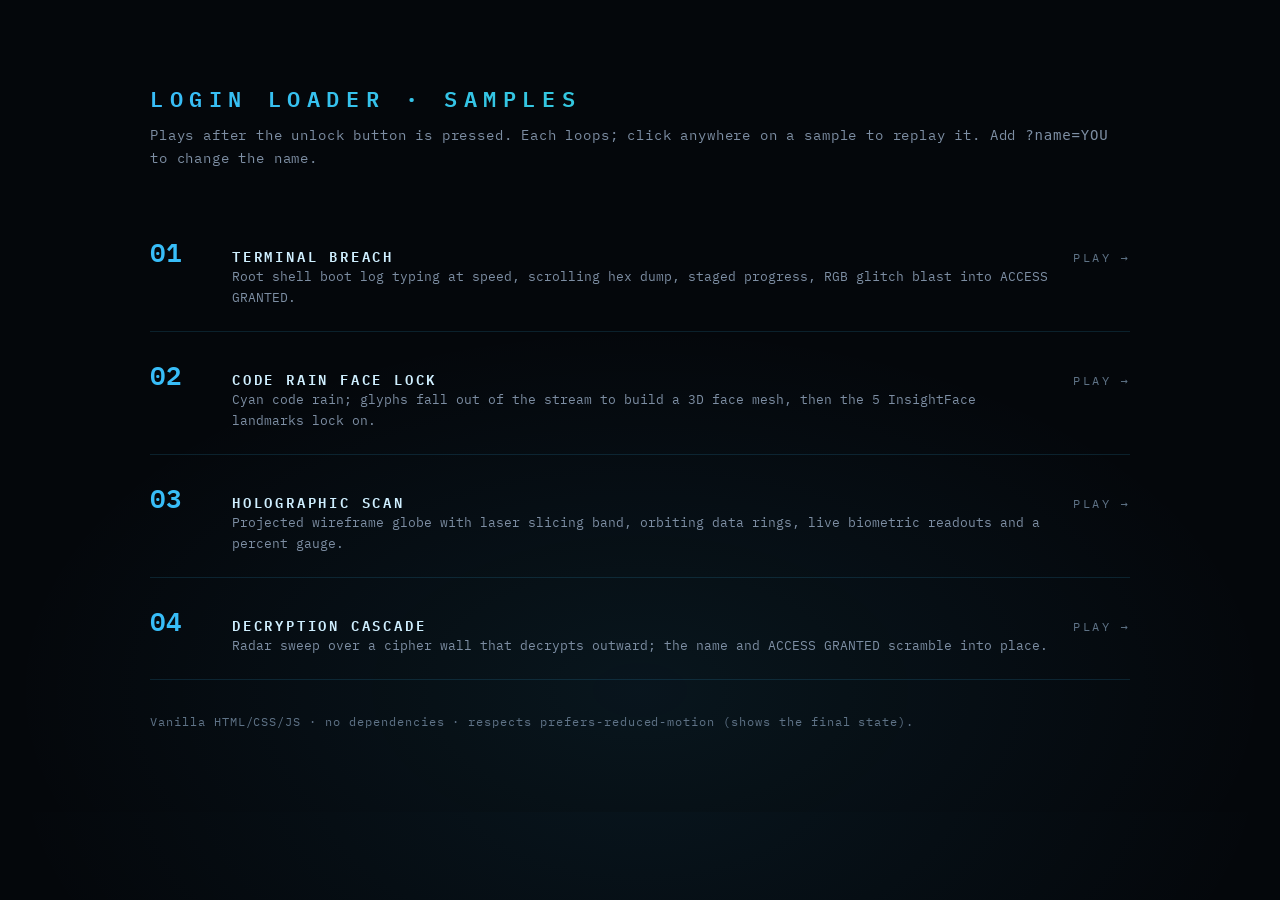
<file: app/static/loaders/index.html>
<!doctype html>
<html lang="en">
<head>
<meta charset="utf-8">
<meta name="viewport" content="width=device-width, initial-scale=1">
<title>FaceID · Login loader samples</title>
<style>
@font-face { font-family: "Plex Mono"; src: url("../fonts/plexmono-400.woff2") format("woff2"); font-weight: 400; }
@font-face { font-family: "Plex Mono"; src: url("../fonts/plexmono-600.woff2") format("woff2"); font-weight: 600; }
html, body { margin: 0; min-height: 100%; background: radial-gradient(900px 520px at 50% 85%, rgba(56,189,248,.08), transparent 70%), #04070b; color: #cfefff;
  font: 14px/1.6 "Plex Mono", ui-monospace, Consolas, monospace; }
main { max-width: 980px; margin: 0 auto; padding: 9vh 24px; }
h1 { margin: 0; font-weight: 600; font-size: 22px; letter-spacing: .3em; background: linear-gradient(90deg, #38bdf8, #2dd4bf); -webkit-background-clip: text; background-clip: text; color: transparent; }
p.lead { color: #7d8ea3; margin: 8px 0 40px; letter-spacing: .06em; }
a.item { display: grid; grid-template-columns: 64px 1fr auto; gap: 18px; align-items: baseline; padding: 22px 0; color: inherit; text-decoration: none;
  border-bottom: 1px solid rgba(56,189,248,.14); transition: padding .2s, color .2s; }
a.item:hover { padding-left: 10px; color: #fff; }
a.item:hover .go { color: #2dd4bf; text-shadow: 0 0 12px rgba(45,212,191,.7); }
.num { color: #38bdf8; font-size: 26px; font-weight: 600; }
.t { font-weight: 600; letter-spacing: .2em; }
.d { color: #7d8ea3; font-size: 13px; }
.go { color: #5f7387; letter-spacing: .2em; font-size: 12px; }
footer { margin-top: 32px; color: #5f7387; font-size: 12px; letter-spacing: .08em; }
@media (prefers-reduced-motion: reduce) { a.item { transition: none; } }
</style>
</head>
<body>
<main>
  <h1>LOGIN LOADER · SAMPLES</h1>
  <p class="lead">Plays after the unlock button is pressed. Each loops; click anywhere on a sample to replay it. Add <code>?name=YOU</code> to change the name.</p>
  <a class="item" href="loader-1.html"><span class="num">01</span><span><div class="t">TERMINAL BREACH</div><div class="d">Root shell boot log typing at speed, scrolling hex dump, staged progress, RGB glitch blast into ACCESS GRANTED.</div></span><span class="go">PLAY &rarr;</span></a>
  <a class="item" href="loader-2.html"><span class="num">02</span><span><div class="t">CODE RAIN FACE LOCK</div><div class="d">Cyan code rain; glyphs fall out of the stream to build a 3D face mesh, then the 5 InsightFace landmarks lock on.</div></span><span class="go">PLAY &rarr;</span></a>
  <a class="item" href="loader-3.html"><span class="num">03</span><span><div class="t">HOLOGRAPHIC SCAN</div><div class="d">Projected wireframe globe with laser slicing band, orbiting data rings, live biometric readouts and a percent gauge.</div></span><span class="go">PLAY &rarr;</span></a>
  <a class="item" href="loader-4.html"><span class="num">04</span><span><div class="t">DECRYPTION CASCADE</div><div class="d">Radar sweep over a cipher wall that decrypts outward; the name and ACCESS GRANTED scramble into place.</div></span><span class="go">PLAY &rarr;</span></a>
  <footer>Vanilla HTML/CSS/JS · no dependencies · respects prefers-reduced-motion (shows the final state).</footer>
</main>
</body>
</html>
</file>
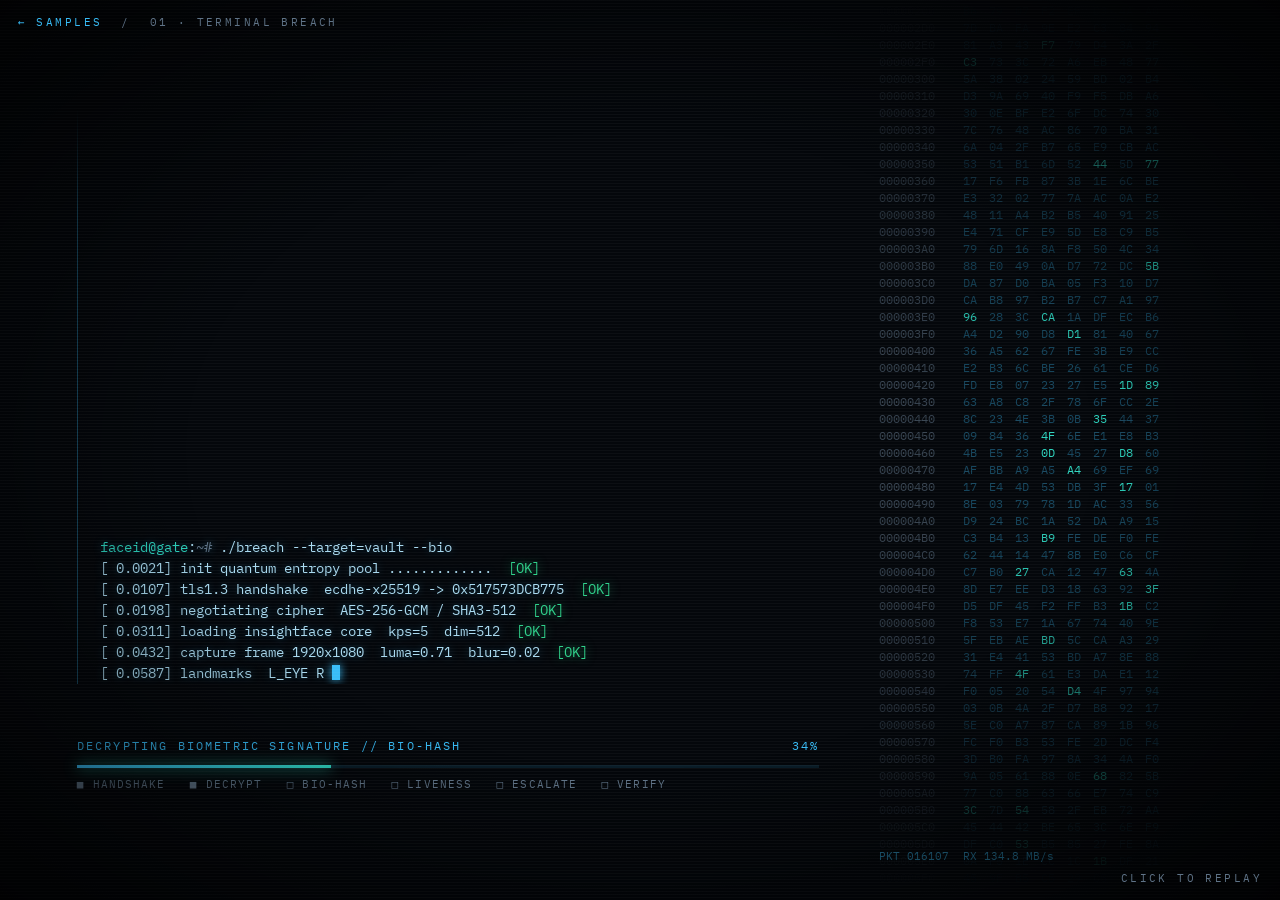
<file: app/static/loaders/loader-1.html>
<!doctype html>
<html lang="en">
<head>
<meta charset="utf-8">
<meta name="viewport" content="width=device-width, initial-scale=1">
<title>Loader 1 · Terminal Breach</title>
<style>
@font-face { font-family: "Plex Mono"; src: url("../fonts/plexmono-400.woff2") format("woff2"); font-weight: 400; }
@font-face { font-family: "Plex Mono"; src: url("../fonts/plexmono-600.woff2") format("woff2"); font-weight: 600; }
:root { --c1:#38bdf8; --c2:#2dd4bf; --ok:#2fd18b; --bad:#ff5d6c; --muted:#5f7387; --bg:#04070b; }
* { box-sizing: border-box; }
html, body { margin: 0; height: 100%; background: var(--bg); color: #cfefff; overflow: hidden;
  font: 14px/1.5 "Plex Mono", ui-monospace, Consolas, monospace; cursor: pointer; user-select: none; }
canvas { position: fixed; inset: 0; width: 100%; height: 100%; display: block; }
#stage { position: fixed; inset: 0; will-change: transform, filter; }
#term { position: absolute; left: 6vw; top: 12vh; width: min(58vw, 820px); height: 64vh; overflow: hidden;
  border-left: 1px solid rgba(56,189,248,.35); padding-left: 22px;
  -webkit-mask-image: linear-gradient(to bottom, transparent 0, #000 18%, #000 100%);
          mask-image: linear-gradient(to bottom, transparent 0, #000 18%, #000 100%); }
#term .inner { position: absolute; left: 22px; right: 0; bottom: 0; }
.ln { white-space: pre; color: #a9d9ef; text-shadow: 0 0 8px rgba(56,189,248,.35); }
.ln .p { color: var(--c2); } .ln .dim { color: var(--muted); }
.ln .ok { color: var(--ok); text-shadow: 0 0 10px rgba(47,209,139,.6); }
.ln .warn { color: #ffb547; }
.cur { display: inline-block; width: .6em; height: 1.05em; vertical-align: -2px; background: var(--c1); box-shadow: 0 0 10px var(--c1); }
#prog { position: absolute; left: 6vw; bottom: 12vh; width: min(58vw, 820px); }
#prog .lbl { display: flex; justify-content: space-between; font-size: 12px; letter-spacing: .18em; color: var(--c1); }
#prog .bar { margin-top: 10px; height: 3px; background: rgba(56,189,248,.12); position: relative; overflow: visible; }
#prog .fill { position: absolute; inset: 0 auto 0 0; background: linear-gradient(90deg, var(--c1), var(--c2)); box-shadow: 0 0 14px var(--c2); }
#prog .seg { margin-top: 8px; font-size: 11px; color: var(--muted); letter-spacing: .1em; white-space: pre; }
#granted { position: fixed; inset: 0; display: grid; place-items: center; pointer-events: none; opacity: 0; }
#granted .wrap { text-align: center; }
#granted h1 { margin: 0; font-weight: 600; font-size: clamp(42px, 7vw, 108px); letter-spacing: .14em; color: var(--ok);
  text-shadow: 0 0 18px rgba(47,209,139,.7), 0 0 60px rgba(47,209,139,.35); }
#granted p { margin: 14px 0 0; color: #bff5dc; letter-spacing: .32em; font-size: 13px; }
#flash { position: fixed; inset: 0; background: #e8fbff; opacity: 0; pointer-events: none; mix-blend-mode: screen; }
.scan { position: fixed; inset: 0; pointer-events: none;
  background: repeating-linear-gradient(to bottom, rgba(255,255,255,.035) 0 1px, transparent 1px 3px); }
.vig { position: fixed; inset: 0; pointer-events: none; background: radial-gradient(ellipse at center, transparent 50%, rgba(0,0,0,.75)); }
.tag { position: fixed; left: 18px; top: 14px; font-size: 11px; letter-spacing: .22em; color: var(--muted); z-index: 5; }
.tag a { color: var(--c1); text-decoration: none; }
.hint { position: fixed; right: 18px; bottom: 14px; font-size: 11px; letter-spacing: .22em; color: var(--muted); z-index: 5; }
</style>
</head>
<body>
<canvas id="hex"></canvas>
<div id="stage">
  <div id="term"><div class="inner" id="lines"></div></div>
  <div id="prog">
    <div class="lbl"><span id="plbl">DECRYPTING BIOMETRIC SIGNATURE</span><span id="pct">0%</span></div>
    <div class="bar"><div class="fill" id="fill"></div></div>
    <div class="seg" id="seg"></div>
  </div>
</div>
<canvas id="glitch"></canvas>
<div id="granted"><div class="wrap"><h1 id="gh">ACCESS GRANTED</h1><p id="gp"></p></div></div>
<div id="flash"></div>
<div class="scan"></div><div class="vig"></div>
<div class="tag"><a href="index.html">&larr; SAMPLES</a> &nbsp;/&nbsp; 01 · TERMINAL BREACH</div>
<div class="hint">CLICK TO REPLAY</div>
<script>
(() => {
  const Q = new URLSearchParams(location.search);
  const FT = Q.has('t') ? parseFloat(Q.get('t')) : null;
  const NAME = (Q.get('name') || 'ALTAIR').toUpperCase();
  const RM = matchMedia('(prefers-reduced-motion: reduce)').matches;
  const GRANT = 3.55, CYCLE = 7;
  let t0 = performance.now();
  addEventListener('click', e => { if (!e.target.closest('a')) t0 = performance.now(); });
  const clock = () => FT != null ? FT : RM ? GRANT + 1.5 : ((performance.now() - t0) / 1000) % CYCLE;
  const hash = (a, b = 0) => { const x = Math.sin(a * 127.1 + b * 311.7) * 43758.5453; return x - Math.floor(x); };
  const clamp = (v, a = 0, b = 1) => Math.min(b, Math.max(a, v));
  const HEX = '0123456789ABCDEF';
  const hx = (n, s) => { let o = ''; for (let i = 0; i < n; i++) o += HEX[Math.floor(hash(s, i) * 16)]; return o; };

  // [start time, text, status]
  const L = [
    [0.00, '<span class="p">faceid@gate</span>:<span class="dim">~#</span> ./breach --target=vault --bio', ''],
    [0.18, '[ 0.0021] init quantum entropy pool .............', 'OK'],
    [0.34, '[ 0.0107] tls1.3 handshake  ecdhe-x25519 -> 0x' + hx(12, 1), 'OK'],
    [0.52, '[ 0.0198] negotiating cipher  AES-256-GCM / SHA3-512', 'OK'],
    [0.70, '[ 0.0311] loading insightface core  kps=5  dim=512', 'OK'],
    [0.86, '[ 0.0432] capture frame 1920x1080  luma=0.71  blur=0.02', 'OK'],
    [1.02, '[ 0.0587] landmarks  L_EYE R_EYE NOSE M_L M_R', 'LOCKED'],
    [1.20, '[ 0.0712] embedding -> 0x' + hx(32, 2), ''],
    [1.38, '[ 0.0891] bio-hash sha3  ' + hx(24, 3) + '…', 'MATCH'],
    [1.56, '[ 0.1022] cross-check vault index  shards 64/64', 'OK'],
    [1.74, '[ 0.1180] liveness  depth=0.94  blink=1  spoof=0.003', 'PASS'],
    [1.92, '[ 0.1312] decrypt session key  ████████████████', 'OK'],
    [2.10, '[ 0.1475] firewall  ICE layer 3 bypass ...........', 'WARN'],
    [2.26, '[ 0.1520] rerouting via node 0x' + hx(6, 4) + ' ............', 'OK'],
    [2.44, '[ 0.1688] cosine similarity  0.9873  (thr 0.42)', 'MATCH'],
    [2.62, '[ 0.1801] privilege escalation  uid=0(root)', 'OK'],
    [2.80, '[ 0.1955] signing token  jwt.hs512.' + hx(10, 5), 'OK'],
    [2.98, '[ 0.2104] identity resolved  ->  ' + NAME, 'VERIFIED'],
    [3.16, '[ 0.2230] opening gate ...', ''],
  ];
  const CPS = 170;
  const linesEl = document.getElementById('lines');
  const tagCls = s => s === 'WARN' ? 'warn' : 'ok';
  function strip(h) { return h.replace(/<[^>]+>/g, ''); }
  function typed(html, n) { // reveal n visible chars of html
    let out = '', c = 0, i = 0;
    while (i < html.length && c < n) {
      if (html[i] === '<') { const j = html.indexOf('>', i); out += html.slice(i, j + 1); i = j + 1; continue; }
      out += html[i++]; c++;
    }
    const opens = (out.match(/<span/g) || []).length, closes = (out.match(/<\/span>/g) || []).length;
    return out + '</span>'.repeat(Math.max(0, opens - closes));
  }
  function renderTerm(t) {
    let h = '';
    for (let k = 0; k < L.length; k++) {
      const [st, txt, s] = L[k];
      if (t < st) break;
      const n = Math.floor((t - st) * CPS), len = strip(txt).length;
      const done = n >= len;
      const next = L[k + 1] && t >= L[k + 1][0];
      h += '<div class="ln">' + typed(txt, n) + (done && s ? '  <span class="' + tagCls(s) + '">[' + s + ']</span>' : '')
        + (!next ? ' <span class="cur" style="opacity:' + (Math.floor(t * 4) % 2 ? .2 : 1) + '"></span>' : '') + '</div>';
    }
    linesEl.innerHTML = h;
  }

  // hex dump canvas
  const cv = document.getElementById('hex'), cx = cv.getContext('2d');
  const gv = document.getElementById('glitch'), gx = gv.getContext('2d');
  let W, H, DPR;
  function size() { DPR = Math.min(2, devicePixelRatio || 1); W = innerWidth; H = innerHeight;
    for (const c of [cv, gv]) { c.width = W * DPR; c.height = H * DPR; }
    cx.setTransform(DPR, 0, 0, DPR, 0, 0); gx.setTransform(DPR, 0, 0, DPR, 0, 0); }
  size(); addEventListener('resize', size);

  function renderHex(t) {
    cx.clearRect(0, 0, W, H);
    cv.style.opacity = t >= GRANT ? Math.max(.25, 1 - (t - GRANT) * 1.5) : 1;
    const x0 = Math.max(W * 0.68, W * 0.06 + Math.min(W * .58, 820) + 60), rowH = 17;
    const speed = t < GRANT ? 320 + t * 260 : 320 + GRANT * 260;
    const off = (t * speed);
    cx.font = '12px "Plex Mono", Consolas, monospace';
    const first = Math.floor(off / rowH);
    for (let r = -1; r < H / rowH + 1; r++) {
      const row = first + r, y = r * rowH - (off % rowH) + 12;
      const fade = Math.sin(clamp(y / H) * Math.PI);
      cx.fillStyle = `rgba(95,115,135,${0.55 * fade})`;
      cx.fillText((row * 16 >>> 0).toString(16).padStart(8, '0').toUpperCase(), x0, y);
      for (let c = 0; c < 8; c++) {
        const v = hash(row, c);
        const hot = hash(row, c + 50) > 0.93;
        cx.fillStyle = hot ? `rgba(45,212,191,${fade})` : `rgba(56,189,248,${0.35 * fade})`;
        cx.fillText(HEX[(v * 16) | 0] + HEX[(v * 256 & 15)], x0 + 84 + c * 26, y);
      }
    }
    // side readouts
    cx.fillStyle = 'rgba(56,189,248,.55)';
    cx.font = '11px "Plex Mono", Consolas, monospace';
    const pk = Math.floor(clamp(t / GRANT) * 48231);
    cx.fillText('PKT ' + String(pk).padStart(6, '0') + '  RX ' + (t * 113.7).toFixed(1) + ' MB/s', x0, H - 40);
  }

  function renderGlitch(t) {
    gx.clearRect(0, 0, W, H);
    const g = clamp((t - (GRANT - 0.42)) / 0.42) * (t < GRANT + 0.18 ? 1 : 0);
    const stage = document.getElementById('stage');
    if (g > 0) {
      const f = Math.floor(t * 30);
      stage.style.transform = `translate(${(hash(f, 1) - .5) * 40 * g}px, ${(hash(f, 2) - .5) * 8 * g}px) skewX(${(hash(f, 3) - .5) * 8 * g}deg)`;
      stage.style.filter = `hue-rotate(${hash(f, 4) * 40 * g}deg) contrast(${1 + g}) drop-shadow(${6 * g}px 0 rgba(255,93,108,.8)) drop-shadow(${-6 * g}px 0 rgba(56,189,248,.9))`;
      for (let i = 0; i < 14 * g + 3; i++) {
        const y = hash(f, i + 10) * H, h = 2 + hash(f, i + 40) * 26;
        gx.fillStyle = hash(f, i + 70) > .5 ? 'rgba(56,189,248,.35)' : (hash(f, i + 90) > .6 ? 'rgba(255,93,108,.3)' : 'rgba(230,251,255,.18)');
        gx.fillRect(hash(f, i + 20) * W * .3, y, W * (.3 + hash(f, i + 30) * .7), h);
      }
    } else { stage.style.transform = ''; stage.style.filter = ''; }
    stage.style.opacity = t >= GRANT ? Math.max(0, 0.12 - (t - GRANT) * .05) : 1;
  }

  const fill = document.getElementById('fill'), pct = document.getElementById('pct'), seg = document.getElementById('seg'), plbl = document.getElementById('plbl');
  const STAGES = ['HANDSHAKE', 'DECRYPT', 'BIO-HASH', 'LIVENESS', 'ESCALATE', 'VERIFY'];
  function renderProg(t) {
    const p = clamp((t - 0.15) / (GRANT - 0.55));
    const e = p < 1 ? p - Math.sin(p * Math.PI * 6) * 0.015 : 1;
    fill.style.width = (e * 100).toFixed(2) + '%';
    pct.textContent = Math.floor(p * 100) + '%';
    const si = Math.min(STAGES.length - 1, Math.floor(p * STAGES.length));
    plbl.textContent = p >= 1 ? 'SIGNATURE DECRYPTED' : 'DECRYPTING BIOMETRIC SIGNATURE // ' + STAGES[si];
    seg.textContent = STAGES.map((s, i) => (i < si || p >= 1 ? '■ ' : i === si ? (Math.floor(t * 8) % 2 ? '□ ' : '■ ') : '□ ') + s).join('   ');
  }

  const gr = document.getElementById('granted'), gh = document.getElementById('gh'), gp = document.getElementById('gp'), fl = document.getElementById('flash');
  const FINAL = 'ACCESS GRANTED', GLY = '#$%&*+<>/\\|=01ABCDEF';
  function renderGrant(t) {
    const d = t - GRANT;
    fl.style.opacity = d >= 0 && d < .35 ? (1 - d / .35) * .85 : 0;
    if (d < 0) { gr.style.opacity = 0; return; }
    gr.style.opacity = clamp(d / .12);
    gh.style.letterSpacing = (0.14 + Math.max(0, .6 - d) * .5).toFixed(3) + 'em';
    let s = '';
    for (let i = 0; i < FINAL.length; i++) s += (FINAL[i] === ' ' || d > 0.05 + i * 0.035) ? FINAL[i] : GLY[(hash(Math.floor(t * 40), i) * GLY.length) | 0];
    gh.textContent = s;
    const sub = 'WELCOME BACK, ' + NAME + '  //  CLEARANCE: ROOT';
    gp.textContent = sub.slice(0, Math.floor(clamp((d - .35) * 60, 0, sub.length)));
  }

  function frame() {
    const t = clock();
    renderTerm(t); renderHex(t); renderProg(t); renderGlitch(t); renderGrant(t);
    if (FT == null && !RM) requestAnimationFrame(frame);
  }
  frame();
  if (RM || FT != null) { addEventListener('resize', frame); document.fonts && document.fonts.ready.then(frame); }
})();
</script>
</body>
</html>
</file>
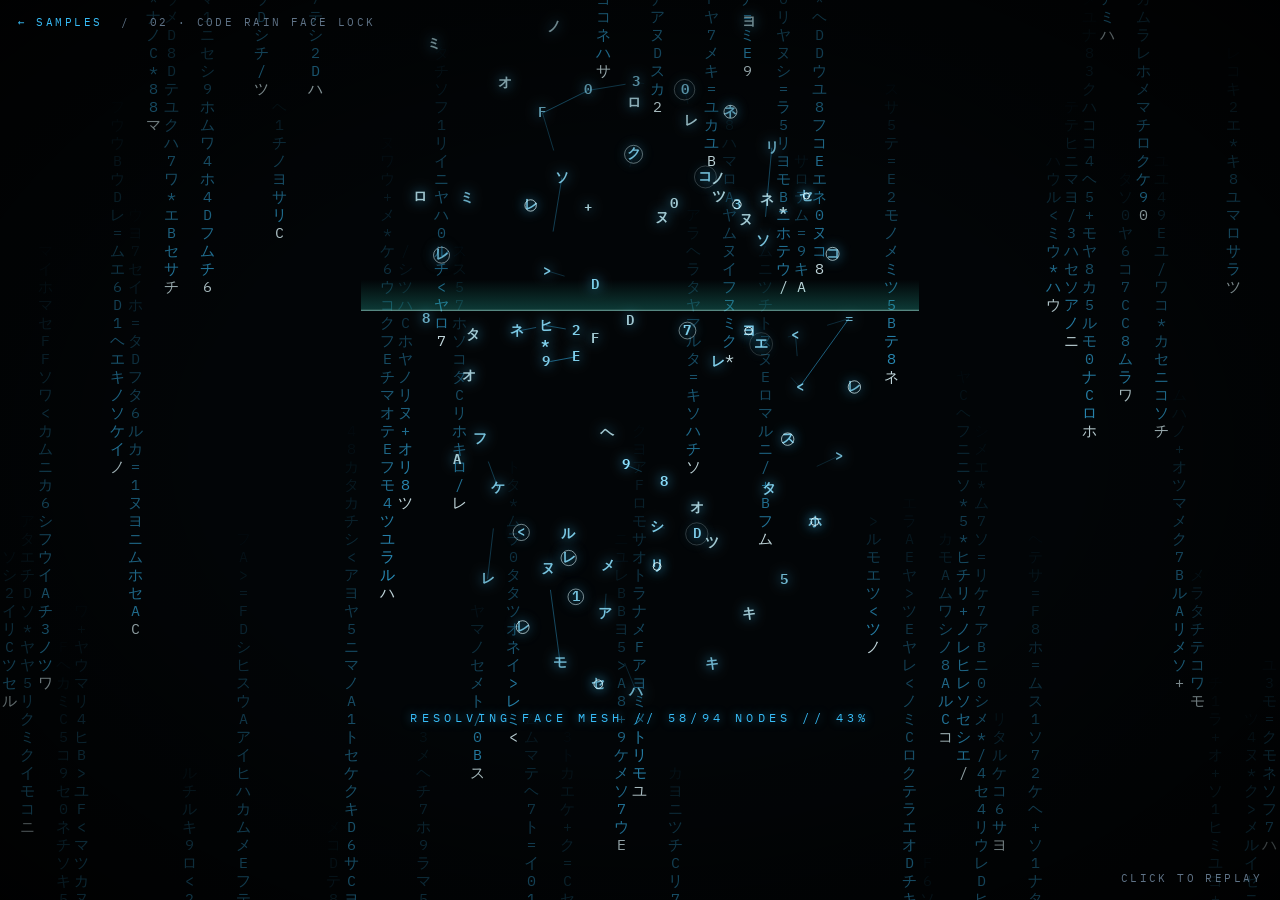
<file: app/static/loaders/loader-2.html>
<!doctype html>
<html lang="en">
<head>
<meta charset="utf-8">
<meta name="viewport" content="width=device-width, initial-scale=1">
<title>Loader 2 · Code Rain Face Lock</title>
<style>
@font-face { font-family: "Plex Mono"; src: url("../fonts/plexmono-400.woff2") format("woff2"); font-weight: 400; }
@font-face { font-family: "Plex Mono"; src: url("../fonts/plexmono-600.woff2") format("woff2"); font-weight: 600; }
:root { --c1:#38bdf8; --c2:#2dd4bf; --ok:#2fd18b; --muted:#5f7387; }
html, body { margin: 0; height: 100%; background: #020507; overflow: hidden; color: #cfefff;
  font: 14px/1.5 "Plex Mono", ui-monospace, Consolas, monospace; cursor: pointer; user-select: none; }
canvas { position: fixed; inset: 0; width: 100%; height: 100%; display: block; }
#hud { position: fixed; left: 0; right: 0; bottom: 7vh; text-align: center; pointer-events: none; }
#st { font-size: 12px; letter-spacing: .35em; color: var(--c1); text-shadow: 0 0 10px rgba(56,189,248,.6); }
#big { margin: 8px 0 0; font-weight: 600; font-size: clamp(34px, 5vw, 72px); letter-spacing: .18em; color: var(--ok); opacity: 0;
  text-shadow: 0 0 18px rgba(47,209,139,.75), 0 0 60px rgba(47,209,139,.35); }
#sub { margin-top: 6px; font-size: 12px; letter-spacing: .3em; color: #bff5dc; opacity: 0; }
.vig { position: fixed; inset: 0; pointer-events: none; background: radial-gradient(ellipse at center, transparent 45%, rgba(0,0,0,.8)); }
.tag { position: fixed; left: 18px; top: 14px; font-size: 11px; letter-spacing: .22em; color: var(--muted); z-index: 5; }
.tag a { color: var(--c1); text-decoration: none; }
.hint { position: fixed; right: 18px; bottom: 14px; font-size: 11px; letter-spacing: .22em; color: var(--muted); z-index: 5; }
</style>
</head>
<body>
<canvas id="cv"></canvas>
<div class="vig"></div>
<div id="hud"><div id="st">INITIALISING</div><div id="big">ACCESS GRANTED</div><div id="sub"></div></div>
<div class="tag"><a href="index.html">&larr; SAMPLES</a> &nbsp;/&nbsp; 02 · CODE RAIN FACE LOCK</div>
<div class="hint">CLICK TO REPLAY</div>
<script>
(() => {
  const Q = new URLSearchParams(location.search);
  const FT = Q.has('t') ? parseFloat(Q.get('t')) : null;
  const NAME = (Q.get('name') || 'ALTAIR').toUpperCase();
  const RM = matchMedia('(prefers-reduced-motion: reduce)').matches;
  const GRANT = 3.5, CYCLE = 7;
  let t0 = performance.now();
  addEventListener('click', e => { if (!e.target.closest('a')) t0 = performance.now(); });
  const clock = () => FT != null ? FT : RM ? GRANT + 1.5 : ((performance.now() - t0) / 1000) % CYCLE;
  const hash = (a, b = 0, c = 0) => { const x = Math.sin(a * 127.1 + b * 311.7 + c * 74.7) * 43758.5453; return x - Math.floor(x); };
  const clamp = (v, a = 0, b = 1) => Math.min(b, Math.max(a, v));
  const ease = x => 1 - Math.pow(1 - clamp(x), 3);
  const GL = 'アイウエオカキクケコサシスセソタチツテトナニヌネノハヒフヘホマミムメモヤユヨラリルレロワ0123456789ABCDEF<>/=*+';
  const glyph = (a, b, c) => GL[(hash(a, b, c) * GL.length) | 0];

  const cv = document.getElementById('cv'), g = cv.getContext('2d');
  let W, H, DPR;
  function size() { DPR = Math.min(2, devicePixelRatio || 1); W = innerWidth; H = innerHeight; cv.width = W * DPR; cv.height = H * DPR; g.setTransform(DPR, 0, 0, DPR, 0, 0); }
  size(); addEventListener('resize', () => { size(); if (FT != null || RM) frame(); });

  // ---- face model (unit: face height ~1.04, centred) ----
  const V = [], E = [], LM = [];
  const add = (x, y, zb = 0) => { const r = clamp(1 - (x / 0.42) ** 2 - (y / 0.58) ** 2); V.push([x, y, Math.sqrt(r) * 0.32 + zb]); return V.length - 1; };
  const oval = (s, n) => { const ids = []; for (let i = 0; i < n; i++) { const a = i / n * Math.PI * 2, y = -Math.cos(a) * 0.52 * s; const x = Math.sin(a) * 0.37 * s * (1 - 0.22 * Math.max(0, y / (0.52 * s))); ids.push(add(x, y)); } return ids; };
  const R1 = oval(1, 28), R2 = oval(0.74, 28);
  for (let i = 0; i < 28; i++) { const j = (i + 1) % 28; E.push([R1[i], R1[j]], [R2[i], R2[j]], [R1[i], R2[i]], [R1[i], R2[j]]); }
  const ring = (cx, cy, rx, ry, n, zb) => { const ids = []; for (let i = 0; i < n; i++) { const a = i / n * Math.PI * 2; ids.push(add(cx + Math.cos(a) * rx, cy + Math.sin(a) * ry, zb)); } for (let i = 0; i < n; i++) E.push([ids[i], ids[(i + 1) % n]]); return ids; };
  const eL = ring(-0.14, -0.07, 0.07, 0.03, 8, 0), eR = ring(0.14, -0.07, 0.07, 0.03, 8, 0);
  const mo = ring(0, 0.26, 0.13, 0.035, 10, 0);
  const nb = add(0, -0.08, 0.04), nt = add(0, 0.12, 0.16), nl = add(-0.055, 0.15, 0.06), nr = add(0.055, 0.15, 0.06);
  E.push([nb, nt], [nt, nl], [nt, nr], [nl, nr]);
  const bL = [add(-0.22, -0.16), add(-0.14, -0.19), add(-0.06, -0.165)], bR = [add(0.06, -0.165), add(0.14, -0.19), add(0.22, -0.16)];
  E.push([bL[0], bL[1]], [bL[1], bL[2]], [bR[0], bR[1]], [bR[1], bR[2]]);
  const feat = [...eL, ...eR, ...mo, nb, nt, nl, nr, ...bL, ...bR];
  for (const id of R2) { let best = -1, bd = 1e9; for (const f of feat) { const d = (V[id][0] - V[f][0]) ** 2 + (V[id][1] - V[f][1]) ** 2; if (d < bd) { bd = d; best = f; } } E.push([id, best]); }
  E.push([nb, bL[2]], [nb, bR[0]], [nl, mo[5]], [nr, mo[0]]);
  // 5-point landmarks (InsightFace kps order)
  LM.push(['L_EYE', add(-0.14, -0.07, 0.02)], ['R_EYE', add(0.14, -0.07, 0.02)], ['NOSE', nt], ['MOUTH_L', mo[5]], ['MOUTH_R', mo[0]]);
  const arrive = V.map((_, i) => 0.7 + hash(i, 9) * 1.5);

  function frame() {
    const t = clock();
    const gr = clamp((t - GRANT) / 0.5);
    const lock = clamp((t - 0.7) / 2.4);
    g.fillStyle = '#020507'; g.fillRect(0, 0, W, H);

    const S = Math.min(H * 0.62, W * 0.8), FX = W / 2, FY = H * 0.43;
    const yaw = (1 - ease((t - 1.6) / 1.6)) * Math.sin(t * 2.1) * 0.5;
    const proj = v => { const c = Math.cos(yaw), s = Math.sin(yaw); const x = v[0] * c + v[2] * s, z = -v[0] * s + v[2] * c; const k = 1 + z * 0.35; return [FX + x * S * k, FY + v[1] * S * k, z]; };

    // ---- code rain ----
    const CW = 18, rows = Math.ceil(H / CW) + 1, cols = Math.ceil(W / CW);
    g.font = '15px "Plex Mono", Consolas, monospace'; g.textAlign = 'center'; g.textBaseline = 'middle';
    const rc = [56 + (47 - 56) * gr, 189 + (209 - 189) * gr, 248 + (139 - 248) * gr];
    for (let c = 0; c < cols; c++) {
      const sp = (7 + hash(c, 1) * 14) * (1 - gr * 0.7), trail = 8 + (hash(c, 2) * 22) | 0, per = rows + trail + (hash(c, 3) * 20 | 0);
      const head = (t * sp + hash(c, 4) * per) % per;
      const x = c * CW + CW / 2;
      for (let k = 0; k < trail; k++) {
        const r = Math.floor(head) - k; if (r < 0 || r >= rows) continue;
        const y = r * CW;
        const dx = (x - FX) / (S * 0.42), dy = (y - FY) / (S * 0.6), inside = dx * dx + dy * dy < 1;
        let a = (1 - k / trail) * (0.85 - (inside ? lock * 0.65 : lock * 0.25));
        if (k === 0) { g.fillStyle = `rgba(225,250,255,${0.95 - lock * .3})`; }
        else g.fillStyle = `rgba(${rc[0] | 0},${rc[1] | 0},${rc[2] | 0},${a})`;
        g.fillText(glyph(c, r, Math.floor(t * 6 + hash(c, r) * 10)), x, y);
      }
    }

    // ---- face mesh resolving out of the rain ----
    const P = V.map(proj);
    const col = gr > 0 ? `47,209,139` : `56,189,248`;
    g.lineWidth = 1;
    for (const [a, b] of E) {
      const la = clamp((t - Math.max(arrive[a], arrive[b]) - 0.1) / 0.5); if (la <= 0) continue;
      const pa = P[a], pb = P[b], z = (pa[2] + pb[2]) / 2;
      g.strokeStyle = `rgba(${col},${la * (0.25 + z * 1.1) * (1 + gr * .6)})`;
      g.beginPath(); g.moveTo(pa[0], pa[1]); g.lineTo(pa[0] + (pb[0] - pa[0]) * la, pa[1] + (pb[1] - pa[1]) * la); g.stroke();
    }
    g.font = '600 14px "Plex Mono", Consolas, monospace';
    g.shadowBlur = 12;
    for (let i = 0; i < V.length; i++) {
      const p = P[i], ta = arrive[i];
      if (t < ta - 0.9) continue;
      const fall = t < ta ? (ta - t) * H * 0.9 : 0;
      const a = t < ta ? 0.55 : 1;
      g.shadowColor = gr > 0 ? '#2fd18b' : '#38bdf8';
      g.fillStyle = t < ta ? 'rgba(200,245,255,.8)' : gr > 0 ? `rgba(160,255,210,${a})` : `rgba(140,225,255,${a * (0.6 + p[2])})`;
      g.fillText(t < ta ? glyph(i, Math.floor(t * 12)) : glyph(i, 99), p[0], p[1] - fall);
      if (t >= ta && t < ta + 0.25) { g.strokeStyle = `rgba(225,250,255,${1 - (t - ta) / .25})`; g.beginPath(); g.arc(p[0], p[1], 3 + (t - ta) * 40, 0, Math.PI * 2); g.stroke(); }
    }
    g.shadowBlur = 0;

    // ---- 5-point landmark reticles ----
    const lmA = clamp((t - 2.2) / 0.4);
    if (lmA > 0) {
      g.font = '11px "Plex Mono", Consolas, monospace'; g.textAlign = 'left';
      LM.forEach(([name, id], i) => {
        const p = P[id], a = clamp(lmA * 1.5 - i * 0.12), r = 14 + (1 - a) * 30, k = 6;
        g.strokeStyle = `rgba(${gr > 0 ? '47,209,139' : '45,212,191'},${a})`; g.lineWidth = 1.5;
        for (const [sx, sy] of [[-1, -1], [1, -1], [1, 1], [-1, 1]]) { g.beginPath(); g.moveTo(p[0] + sx * r, p[1] + sy * (r - k)); g.lineTo(p[0] + sx * r, p[1] + sy * r); g.lineTo(p[0] + sx * (r - k), p[1] + sy * r); g.stroke(); }
        const side = p[0] < FX ? -1 : 1, lx = FX + side * S * 0.5, ly = p[1] + (i - 2) * 6;
        g.lineWidth = 1; g.strokeStyle = `rgba(56,189,248,${a * .5})`;
        g.beginPath(); g.moveTo(p[0] + side * r, p[1]); g.lineTo(lx - side * 8, ly); g.stroke();
        g.fillStyle = `rgba(207,239,255,${a})`; g.textAlign = side < 0 ? 'right' : 'left';
        const conf = (0.97 + hash(i, 5) * 0.029).toFixed(3);
        g.fillText(`${name}  ${conf}  [${Math.round(p[0])},${Math.round(p[1])}]`, lx, ly);
      });
      g.textAlign = 'center';
    }
    // scanning sweep line while locking
    if (t > 0.5 && t < GRANT) { const sy = FY - S * 0.6 + ((t * 0.9) % 1) * S * 1.2; const gd = g.createLinearGradient(0, sy - 30, 0, sy); gd.addColorStop(0, 'rgba(45,212,191,0)'); gd.addColorStop(1, 'rgba(45,212,191,.25)'); g.fillStyle = gd; g.fillRect(FX - S * 0.5, sy - 30, S, 30); g.fillStyle = 'rgba(160,250,235,.7)'; g.fillRect(FX - S * 0.5, sy, S, 1); }
    // grant pulse
    if (gr > 0 && gr < 1) { g.strokeStyle = `rgba(47,209,139,${1 - gr})`; g.lineWidth = 2; g.beginPath(); g.ellipse(FX, FY, S * (0.42 + gr * 0.5), S * (0.58 + gr * 0.5), 0, 0, Math.PI * 2); g.stroke(); }

    // ---- HUD text ----
    const st = document.getElementById('st'), big = document.getElementById('big'), sub = document.getElementById('sub');
    const arrived = arrive.filter(a => a <= t).length;
    if (t < GRANT) {
      const phase = t < 0.7 ? 'INTERCEPTING SIGNAL STREAM' : t < 2.2 ? 'RESOLVING FACE MESH' : 'LOCKING 5-POINT LANDMARKS';
      st.textContent = `${phase}  //  ${arrived}/${V.length} NODES  //  ${Math.floor(clamp(t / GRANT) * 100)}%`;
      st.style.color = ''; big.style.opacity = 0; sub.style.opacity = 0;
    } else {
      const d = t - GRANT;
      st.textContent = 'IDENTITY CONFIRMED  //  MATCH 98.7%'; st.style.color = '#2fd18b';
      big.style.opacity = clamp(d / 0.2); big.style.transform = `scale(${1 + Math.max(0, 0.3 - d) * 0.4})`;
      sub.style.opacity = clamp((d - 0.3) / 0.3); sub.textContent = `WELCOME BACK, ${NAME}`;
    }
    if (FT == null && !RM) requestAnimationFrame(frame);
  }
  frame();
  if (FT != null || RM) document.fonts && document.fonts.ready.then(frame);
})();
</script>
</body>
</html>
</file>
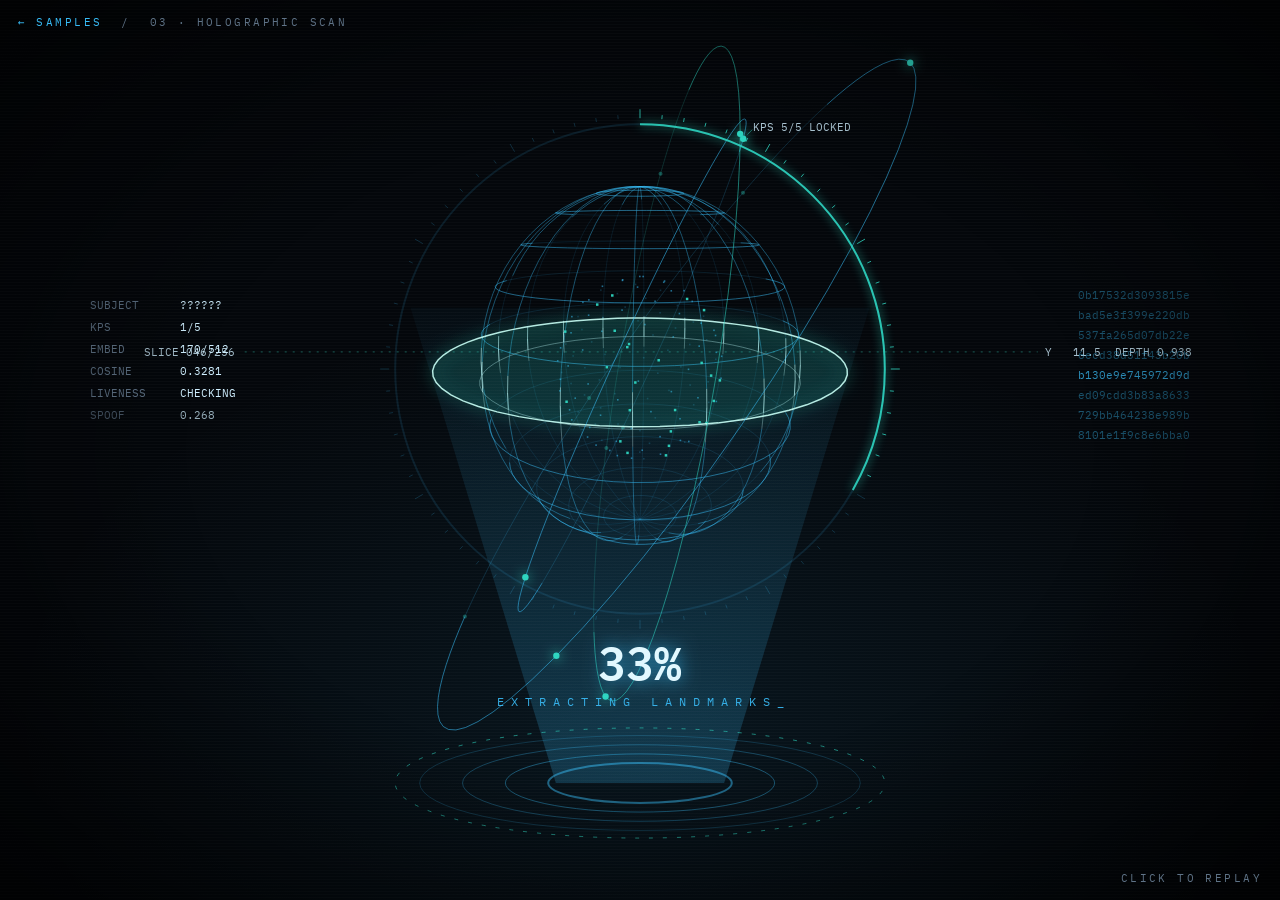
<file: app/static/loaders/loader-3.html>
<!doctype html>
<html lang="en">
<head>
<meta charset="utf-8">
<meta name="viewport" content="width=device-width, initial-scale=1">
<title>Loader 3 · Holographic Scan</title>
<style>
@font-face { font-family: "Plex Mono"; src: url("../fonts/plexmono-400.woff2") format("woff2"); font-weight: 400; }
@font-face { font-family: "Plex Mono"; src: url("../fonts/plexmono-600.woff2") format("woff2"); font-weight: 600; }
:root { --c1:#38bdf8; --c2:#2dd4bf; --ok:#2fd18b; --muted:#5f7387; }
html, body { margin: 0; height: 100%; overflow: hidden; color: #cfefff; cursor: pointer; user-select: none;
  background: radial-gradient(900px 600px at 50% 80%, rgba(56,189,248,.08), transparent 70%), #04070b;
  font: 14px/1.5 "Plex Mono", ui-monospace, Consolas, monospace; }
canvas { position: fixed; inset: 0; width: 100%; height: 100%; display: block; }
.vig { position: fixed; inset: 0; pointer-events: none; background: radial-gradient(ellipse at center, transparent 50%, rgba(0,0,0,.7)); }
.scan { position: fixed; inset: 0; pointer-events: none; background: repeating-linear-gradient(to bottom, rgba(255,255,255,.025) 0 1px, transparent 1px 3px); }
.tag { position: fixed; left: 18px; top: 14px; font-size: 11px; letter-spacing: .22em; color: var(--muted); z-index: 5; }
.tag a { color: var(--c1); text-decoration: none; }
.hint { position: fixed; right: 18px; bottom: 14px; font-size: 11px; letter-spacing: .22em; color: var(--muted); z-index: 5; }
</style>
</head>
<body>
<canvas id="cv"></canvas>
<div class="scan"></div><div class="vig"></div>
<div class="tag"><a href="index.html">&larr; SAMPLES</a> &nbsp;/&nbsp; 03 · HOLOGRAPHIC SCAN</div>
<div class="hint">CLICK TO REPLAY</div>
<script>
(() => {
  const Q = new URLSearchParams(location.search);
  const FT = Q.has('t') ? parseFloat(Q.get('t')) : null;
  const NAME = (Q.get('name') || 'ALTAIR').toUpperCase();
  const RM = matchMedia('(prefers-reduced-motion: reduce)').matches;
  const GRANT = 3.6, CYCLE = 7;
  let t0 = performance.now();
  addEventListener('click', e => { if (!e.target.closest('a')) t0 = performance.now(); });
  const clock = () => FT != null ? FT : RM ? GRANT + 1.5 : ((performance.now() - t0) / 1000) % CYCLE;
  const hash = (a, b = 0) => { const x = Math.sin(a * 127.1 + b * 311.7) * 43758.5453; return x - Math.floor(x); };
  const clamp = (v, a = 0, b = 1) => Math.min(b, Math.max(a, v));
  const ease = x => 1 - Math.pow(1 - clamp(x), 3);
  const mix = (a, b, k) => a + (b - a) * k;

  const cv = document.getElementById('cv'), g = cv.getContext('2d');
  let W, H, DPR;
  function size() { DPR = Math.min(2, devicePixelRatio || 1); W = innerWidth; H = innerHeight; cv.width = W * DPR; cv.height = H * DPR; g.setTransform(DPR, 0, 0, DPR, 0, 0); }
  size(); addEventListener('resize', () => { size(); if (FT != null || RM) frame(); });

  // fibonacci inner core points
  const CORE = []; for (let i = 0; i < 140; i++) { const y = 1 - (i / 139) * 2, r = Math.sqrt(1 - y * y), a = i * 2.399963; CORE.push([Math.cos(a) * r, y, Math.sin(a) * r]); }
  const RINGS = [
    { tilt: 1.15, roll: 0.35, r: 1.55, sp: 0.9, label: 'KPS 5/5 LOCKED', n: 3 },
    { tilt: 1.35, roll: -0.5, r: 1.8, sp: -0.6, label: 'EMBED 512-D', n: 4 },
    { tilt: 0.95, roll: 0.0, r: 2.05, sp: 0.4, label: 'LIVENESS 0.94', n: 5 },
  ];

  function frame() {
    const t = clock();
    const gr = clamp((t - GRANT) / 0.6), ge = ease(gr);
    const prog = clamp((t - 0.2) / (GRANT - 0.4));
    const C1 = gr > 0 ? [47, 209, 139] : [56, 189, 248], C2 = gr > 0 ? [127, 240, 191] : [45, 212, 191];
    const rgba = (c, a) => `rgba(${c[0]},${c[1]},${c[2]},${a})`;
    g.clearRect(0, 0, W, H);
    const CX = W / 2, CY = H * 0.41, R = Math.min(W, H) * 0.17 * (1 + ge * 0.08);
    const rotY = t * (t < GRANT ? 0.9 : 0.35) + 0.4, rotX = -0.28;
    const P = (x, y, z) => { let c = Math.cos(rotY), s = Math.sin(rotY); let X = x * c + z * s, Z = -x * s + z * c; c = Math.cos(rotX); s = Math.sin(rotX); const Y = y * c - Z * s; Z = y * s + Z * c; const k = 3.2 / (3.2 - Z); return [CX + X * R * k, CY + Y * R * k, Z]; };
    const scanY = Math.sin(t * 2.4) * 1.05;       // laser band in model space (-1..1)
    const band = y => Math.max(0, 1 - Math.abs(y - scanY) / 0.12);

    // projector base + beam
    const BY = H * 0.87;
    const beam = g.createLinearGradient(0, BY, 0, CY - R);
    beam.addColorStop(0, rgba(C1, .22)); beam.addColorStop(1, rgba(C1, 0));
    g.fillStyle = beam; g.beginPath(); g.moveTo(CX - R * 0.55, BY); g.lineTo(CX + R * 0.55, BY); g.lineTo(CX + R * 1.5, CY - R * 0.4); g.lineTo(CX - R * 1.5, CY - R * 0.4); g.closePath(); g.fill();
    for (let i = 0; i < 4; i++) { g.strokeStyle = rgba(C1, 0.5 - i * 0.1); g.lineWidth = i ? 1 : 2; g.beginPath(); g.ellipse(CX, BY, R * (0.6 + i * 0.28), R * (0.13 + i * 0.06), 0, 0, Math.PI * 2); g.stroke(); }
    g.setLineDash([4, 10]); g.lineDashOffset = -t * 40; g.strokeStyle = rgba(C2, .6); g.beginPath(); g.ellipse(CX, BY, R * 1.6, R * 0.36, 0, 0, Math.PI * 2); g.stroke(); g.setLineDash([]);

    // orbit rings (back halves first)
    const ringPts = RINGS.map((rg, ri) => {
      const tilt = mix(rg.tilt, 0.06 * ri, ge), roll = mix(rg.roll, 0, ge), r = rg.r * mix(1, 0.92 + ri * 0.04, ge), pts = [];
      for (let i = 0; i <= 96; i++) { const a = i / 96 * Math.PI * 2; let x = Math.cos(a) * r, y = 0, z = Math.sin(a) * r; const yy = y * Math.cos(tilt) - z * Math.sin(tilt), zz = y * Math.sin(tilt) + z * Math.cos(tilt); const xr = x * Math.cos(roll) - yy * Math.sin(roll), yr = x * Math.sin(roll) + yy * Math.cos(roll); pts.push([xr, yr, zz]); }
      return { rg, r, tilt, pts };
    });
    const drawRing = (front) => ringPts.forEach(({ rg, pts }, ri) => {
      g.lineWidth = 1;
      for (let i = 0; i < 96; i++) { const a = P(...pts[i]), b = P(...pts[i + 1]); if ((a[2] > 0) !== front) continue; g.strokeStyle = rgba(ri === 1 ? C2 : C1, front ? .55 : .18); g.beginPath(); g.moveTo(a[0], a[1]); g.lineTo(b[0], b[1]); g.stroke(); }
      for (let k = 0; k < rg.n; k++) {
        const u = ((t * rg.sp * 0.25 + k / rg.n) % 1 + 1) % 1, idx = Math.floor(u * 96), p = P(...pts[idx]);
        if ((p[2] > 0) !== front) continue;
        g.fillStyle = rgba(C2, front ? 1 : .35); g.shadowColor = rgba(C2, 1); g.shadowBlur = front ? 12 : 0;
        g.beginPath(); g.arc(p[0], p[1], front ? 3.2 : 2, 0, Math.PI * 2); g.fill(); g.shadowBlur = 0;
        if (front && k === 0) { g.font = '11px "Plex Mono", Consolas, monospace'; g.fillStyle = rgba([207, 239, 255], .85); g.textAlign = 'left'; g.fillText(rg.label, p[0] + 10, p[1] - 8); g.strokeStyle = rgba(C2, .5); g.beginPath(); g.moveTo(p[0] + 4, p[1] - 4); g.lineTo(p[0] + 9, p[1] - 9); g.stroke(); }
      }
    });
    drawRing(false);

    // wireframe head-globe: latitude + longitude
    const sy = 1.12;
    for (let la = -5; la <= 5; la++) {
      const phi = la / 6 * Math.PI / 2, y = Math.sin(phi) * sy, rr = Math.cos(phi);
      let prev = null;
      for (let i = 0; i <= 64; i++) { const a = i / 64 * Math.PI * 2, p = P(Math.cos(a) * rr, -y, Math.sin(a) * rr); if (prev) { const b = band(y); g.strokeStyle = b > 0 ? rgba([210, 250, 255], .35 + b * .65) : rgba(C1, (p[2] > 0 ? .5 : .12)); g.lineWidth = b > 0.5 ? 1.6 : 1; g.beginPath(); g.moveTo(prev[0], prev[1]); g.lineTo(p[0], p[1]); g.stroke(); } prev = p; }
    }
    for (let lo = 0; lo < 18; lo++) {
      const a = lo / 18 * Math.PI * 2; let prev = null;
      for (let i = 0; i <= 40; i++) { const phi = -Math.PI / 2 + i / 40 * Math.PI, y = Math.sin(phi) * sy, p = P(Math.cos(a) * Math.cos(phi), -y, Math.sin(a) * Math.cos(phi)); if (prev) { const b = band(y); g.strokeStyle = b > 0 ? rgba([210, 250, 255], .3 + b * .6) : rgba(C1, p[2] > 0 ? .4 : .1); g.lineWidth = 1; g.beginPath(); g.moveTo(prev[0], prev[1]); g.lineTo(p[0], p[1]); g.stroke(); } prev = p; }
    }
    // inner core (counter-rotating dots)
    const cr = 0.55 + Math.sin(t * 3) * 0.03;
    for (let i = 0; i < CORE.length; i++) { const [x, y, z] = CORE[i], a = -t * 1.6, X = x * Math.cos(a) + z * Math.sin(a), Z = -x * Math.sin(a) + z * Math.cos(a), p = P(X * cr, y * cr * sy, Z * cr); const on = hash(i, Math.floor(t * 6)) > 0.8; g.fillStyle = rgba(on ? C2 : C1, on ? .95 : (p[2] > 0 ? .55 : .2)); g.fillRect(p[0] - 1, p[1] - 1, on ? 2.5 : 1.6, on ? 2.5 : 1.6); }

    // laser band plane
    if (gr < 1) {
      const bandPts = []; for (let i = 0; i <= 64; i++) { const a = i / 64 * Math.PI * 2, rr = Math.sqrt(Math.max(0, 1 - (scanY / sy) ** 2)) * 1.25; bandPts.push(P(Math.cos(a) * rr, -scanY, Math.sin(a) * rr)); }
      g.fillStyle = rgba(C2, .08 * (1 - gr)); g.strokeStyle = rgba([200, 255, 245], .9 * (1 - gr)); g.lineWidth = 1.5; g.shadowColor = rgba(C2, 1); g.shadowBlur = 16;
      g.beginPath(); bandPts.forEach((p, i) => i ? g.lineTo(p[0], p[1]) : g.moveTo(p[0], p[1])); g.fill(); g.stroke(); g.shadowBlur = 0;
      const ey = P(0, -scanY, 0)[1];
      g.strokeStyle = rgba(C2, .4 * (1 - gr)); g.lineWidth = 1; g.setLineDash([2, 6]); g.beginPath(); g.moveTo(CX - R * 2.6, ey); g.lineTo(CX + R * 2.6, ey); g.stroke(); g.setLineDash([]);
      g.font = '11px "Plex Mono", Consolas, monospace'; g.fillStyle = rgba([207, 239, 255], .8 * (1 - gr)); g.textAlign = 'left';
      g.fillText(`Y ${(scanY * 100).toFixed(1).padStart(6)}  DEPTH ${(0.9 + hash(Math.floor(t * 20)) * .09).toFixed(3)}`, CX + R * 2.65, ey + 4);
      g.textAlign = 'right'; g.fillText(`SLICE ${String(Math.floor(t * 37) % 256).padStart(3, '0')}/256`, CX - R * 2.65, ey + 4);
    }

    drawRing(true);

    // progress gauge arc
    const GR = R * 1.6;
    g.lineWidth = 2; g.strokeStyle = rgba(C1, .12); g.beginPath(); g.arc(CX, CY, GR, -Math.PI / 2, Math.PI * 1.5); g.stroke();
    g.strokeStyle = rgba(C2, .9); g.shadowColor = rgba(C2, 1); g.shadowBlur = 10; g.beginPath(); g.arc(CX, CY, GR, -Math.PI / 2, -Math.PI / 2 + prog * Math.PI * 2); g.stroke(); g.shadowBlur = 0;
    for (let i = 0; i < 72; i++) { const a = i / 72 * Math.PI * 2 - Math.PI / 2, l = i % 6 ? 4 : 9, on = i / 72 < prog; g.strokeStyle = rgba(on ? C2 : C1, on ? .8 : .2); g.lineWidth = 1; g.beginPath(); g.moveTo(CX + Math.cos(a) * (GR + 6), CY + Math.sin(a) * (GR + 6)); g.lineTo(CX + Math.cos(a) * (GR + 6 + l), CY + Math.sin(a) * (GR + 6 + l)); g.stroke(); }

    // side data panels (frameless)
    g.font = '11px "Plex Mono", Consolas, monospace';
    const L = [['SUBJECT', t > 2.6 ? NAME : '??????'], ['KPS', `${Math.min(5, Math.floor(prog * 6))}/5`], ['EMBED', `${Math.floor(prog * 512)}/512`], ['COSINE', (prog * 0.9873).toFixed(4)], ['LIVENESS', prog > .7 ? 'PASS' : 'CHECKING'], ['SPOOF', (0.4 - prog * 0.397).toFixed(3)]];
    L.forEach(([k, v], i) => { const y = CY - 60 + i * 22, a = clamp((t - 0.3 - i * 0.15) / 0.3); g.textAlign = 'left'; g.fillStyle = rgba([95, 115, 135], a); g.fillText(k, W * 0.07, y); g.fillStyle = rgba([207, 239, 255], a); g.fillText(v, W * 0.07 + 90, y); });
    const hexs = []; for (let i = 0; i < 8; i++) { let s = ''; for (let j = 0; j < 16; j++) s += '0123456789abcdef'[(hash(i + Math.floor(t * 8), j) * 16) | 0]; hexs.push(s); }
    hexs.forEach((s, i) => { g.textAlign = 'right'; g.fillStyle = rgba(C1, (0.15 + (i === Math.floor(t * 10) % 8 ? .6 : .25))); g.fillText(s, W * 0.93, CY - 70 + i * 20); });

    // big percent / grant
    g.textAlign = 'center';
    const ty = H * 0.755 + R * 0.95;
    if (t < GRANT) {
      g.font = '600 46px "Plex Mono", Consolas, monospace'; g.fillStyle = rgba([225, 248, 255], 1); g.shadowColor = rgba(C1, .8); g.shadowBlur = 18;
      g.fillText(String(Math.floor(prog * 100)).padStart(2, '0') + '%', CX, ty - R * 0.95); g.shadowBlur = 0;
      g.font = '12px "Plex Mono", Consolas, monospace'; g.fillStyle = rgba(C1, .9);
      const ph = prog < .3 ? 'MAPPING TOPOLOGY' : prog < .6 ? 'EXTRACTING LANDMARKS' : prog < .9 ? 'VERIFYING SIGNATURE' : 'FINALISING';
      g.fillText(ph.split('').join(' ') + (Math.floor(t * 3) % 2 ? ' _' : '  '), CX, ty - R * 0.95 + 26);
    } else {
      const d = t - GRANT;
      if (d < .5) { g.fillStyle = rgba([200, 255, 225], (1 - d / .5) * .35); g.fillRect(0, 0, W, H); g.strokeStyle = rgba(C1, 1 - d / .5); g.lineWidth = 3; g.beginPath(); g.arc(CX, CY, GR + d * W * .6, 0, Math.PI * 2); g.stroke(); }
      g.font = `600 ${Math.round(Math.min(W * .055, 64))}px "Plex Mono", Consolas, monospace`; g.fillStyle = rgba([47, 209, 139], clamp(d / .2)); g.shadowColor = 'rgba(47,209,139,.8)'; g.shadowBlur = 24;
      g.fillText('ACCESS GRANTED', CX, ty - R * 0.95 + 10); g.shadowBlur = 0;
      g.font = '12px "Plex Mono", Consolas, monospace'; g.fillStyle = rgba([191, 245, 220], clamp((d - .3) / .3));
      g.fillText(`W E L C O M E   B A C K ,   ${NAME.split('').join(' ')}`, CX, ty - R * 0.95 + 40);
    }
    if (FT == null && !RM) requestAnimationFrame(frame);
  }
  frame();
  if (FT != null || RM) document.fonts && document.fonts.ready.then(frame);
})();
</script>
</body>
</html>
</file>
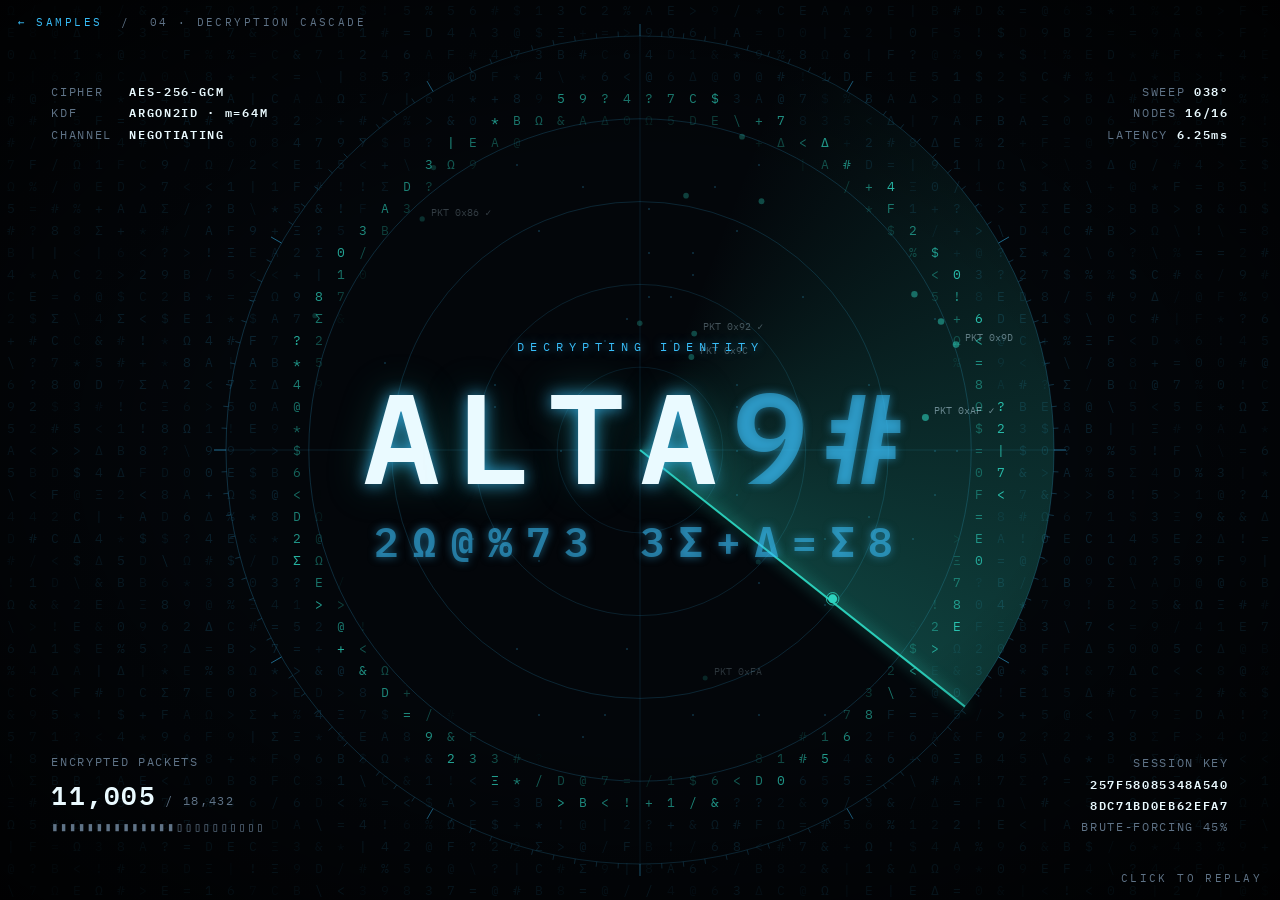
<file: app/static/loaders/loader-4.html>
<!doctype html>
<html lang="en">
<head>
<meta charset="utf-8">
<meta name="viewport" content="width=device-width, initial-scale=1">
<title>Loader 4 · Decryption Cascade</title>
<style>
@font-face { font-family: "Plex Mono"; src: url("../fonts/plexmono-400.woff2") format("woff2"); font-weight: 400; }
@font-face { font-family: "Plex Mono"; src: url("../fonts/plexmono-600.woff2") format("woff2"); font-weight: 600; }
:root { --c1:#38bdf8; --c2:#2dd4bf; --ok:#2fd18b; --muted:#5f7387; }
html, body { margin: 0; height: 100%; overflow: hidden; background: #03060a; color: #cfefff; cursor: pointer; user-select: none;
  font: 14px/1.5 "Plex Mono", ui-monospace, Consolas, monospace; }
canvas { position: fixed; inset: 0; width: 100%; height: 100%; display: block; }
#center { position: fixed; inset: 0; display: grid; place-items: center; pointer-events: none; text-align: center; }
#kicker { font-size: 12px; letter-spacing: .5em; color: var(--c1); text-shadow: 0 0 10px rgba(56,189,248,.6); }
#name, #access { font-weight: 600; white-space: pre; line-height: 1.05; }
#name { font-size: clamp(56px, 10vw, 150px); letter-spacing: .12em; margin-top: 10px; }
#access { font-size: clamp(22px, 3.2vw, 46px); letter-spacing: .32em; margin-top: 18px; }
.ch { display: inline-block; min-width: .62em; }
.ch.s { color: rgba(56,189,248,.55); text-shadow: 0 0 8px rgba(56,189,248,.5); }
.ch.r { color: #eafaff; text-shadow: 0 0 16px rgba(56,189,248,.8), 0 0 40px rgba(45,212,191,.35); }
.ch.flash { color: #fff; text-shadow: 0 0 20px #fff, 0 0 40px rgba(45,212,191,.9); }
body.granted .ch.r { color: #2fd18b; text-shadow: 0 0 18px rgba(47,209,139,.85), 0 0 60px rgba(47,209,139,.35); }
body.granted #kicker { color: #2fd18b; text-shadow: 0 0 10px rgba(47,209,139,.6); }
.corner { position: fixed; font-size: 12px; letter-spacing: .14em; color: #a9d9ef; white-space: pre; line-height: 1.7; pointer-events: none; }
.corner b { font-weight: 600; color: #eafaff; }
.corner .k { color: var(--muted); }
#bl { left: 4vw; bottom: 7vh; } #br { right: 4vw; bottom: 7vh; text-align: right; }
#tl { left: 4vw; top: 9vh; } #tr { right: 4vw; top: 9vh; text-align: right; }
.vig { position: fixed; inset: 0; pointer-events: none; background: radial-gradient(ellipse at center, transparent 45%, rgba(0,0,0,.8)); }
.tag { position: fixed; left: 18px; top: 14px; font-size: 11px; letter-spacing: .22em; color: var(--muted); z-index: 5; }
.tag a { color: var(--c1); text-decoration: none; }
.hint { position: fixed; right: 18px; bottom: 14px; font-size: 11px; letter-spacing: .22em; color: var(--muted); z-index: 5; }
</style>
</head>
<body>
<canvas id="cv"></canvas>
<div class="vig"></div>
<div id="center"><div><div id="kicker">DECRYPTING IDENTITY</div><div id="name"></div><div id="access"></div></div></div>
<div class="corner" id="tl"></div><div class="corner" id="tr"></div>
<div class="corner" id="bl"></div><div class="corner" id="br"></div>
<div class="tag"><a href="index.html">&larr; SAMPLES</a> &nbsp;/&nbsp; 04 · DECRYPTION CASCADE</div>
<div class="hint">CLICK TO REPLAY</div>
<script>
(() => {
  const Q = new URLSearchParams(location.search);
  const FT = Q.has('t') ? parseFloat(Q.get('t')) : null;
  const NAME = (Q.get('name') || 'ALTAIR').toUpperCase().slice(0, 14);
  const RM = matchMedia('(prefers-reduced-motion: reduce)').matches;
  const GRANT = 3.4, CYCLE = 7;
  let t0 = performance.now();
  addEventListener('click', e => { if (!e.target.closest('a')) t0 = performance.now(); });
  const clock = () => FT != null ? FT : RM ? GRANT + 1.5 : ((performance.now() - t0) / 1000) % CYCLE;
  const hash = (a, b = 0, c = 0) => { const x = Math.sin(a * 127.1 + b * 311.7 + c * 74.7) * 43758.5453; return x - Math.floor(x); };
  const clamp = (v, a = 0, b = 1) => Math.min(b, Math.max(a, v));
  const GL = 'ABCDEF0123456789#$%&@*+=<>/\\|?!ΞΣΔΩ';
  const glyph = (a, b, c) => GL[(hash(a, b, c) * GL.length) | 0];
  const HEX = '0123456789ABCDEF';

  const cv = document.getElementById('cv'), g = cv.getContext('2d');
  let W, H, DPR;
  function size() { DPR = Math.min(2, devicePixelRatio || 1); W = innerWidth; H = innerHeight; cv.width = W * DPR; cv.height = H * DPR; g.setTransform(DPR, 0, 0, DPR, 0, 0); }
  size(); addEventListener('resize', () => { size(); if (FT != null || RM) frame(); });

  const BLIPS = Array.from({ length: 16 }, (_, i) => ({ a: hash(i, 1) * Math.PI * 2, r: 0.25 + hash(i, 2) * 0.7, id: HEX[(hash(i, 3) * 16) | 0] + HEX[(hash(i, 4) * 16) | 0] }));

  function scramble(el, text, tStart, span, t, salt) {
    let h = '';
    for (let i = 0; i < text.length; i++) {
      const c = text[i];
      if (c === ' ') { h += '<span class="ch"> </span>'; continue; }
      const rt = tStart + (i / Math.max(1, text.length - 1)) * span + hash(i, salt) * 0.15;
      if (t < tStart - 0.6) { h += '<span class="ch s" style="opacity:0">' + c + '</span>'; continue; }
      if (t < rt) h += '<span class="ch s">' + glyph(i, salt, Math.floor(t * 26)) + '</span>';
      else h += '<span class="ch ' + (t - rt < 0.08 ? 'flash' : 'r') + '">' + c + '</span>';
    }
    el.innerHTML = h;
  }

  const nameEl = document.getElementById('name'), accEl = document.getElementById('access');
  const tl = document.getElementById('tl'), tr = document.getElementById('tr'), bl = document.getElementById('bl'), br = document.getElementById('br'), kick = document.getElementById('kicker');
  const hexstr = (n, s, t, res) => { let o = ''; for (let i = 0; i < n; i++) o += (res > i / n) ? HEX[(hash(i, s) * 16) | 0] : HEX[(hash(i, s, Math.floor(t * 20)) * 16) | 0]; return o; };

  function frame() {
    const t = clock();
    const gr = t >= GRANT, gd = t - GRANT;
    document.body.classList.toggle('granted', gr);
    const C = gr ? '47,209,139' : '56,189,248', C2 = gr ? '127,240,191' : '45,212,191';
    g.fillStyle = '#03060a'; g.fillRect(0, 0, W, H);
    const CX = W / 2, CY = H / 2, RR = Math.min(W, H) * 0.46;

    // cipher grid, decrypting radially
    const cell = 22, maxD = Math.hypot(W, H) / 2;
    const wave = clamp((t - 0.5) / (GRANT - 0.5)) * maxD * 1.05;
    g.font = '13px "Plex Mono", Consolas, monospace'; g.textAlign = 'center'; g.textBaseline = 'middle';
    for (let y = cell / 2; y < H; y += cell) for (let x = cell / 2; x < W; x += cell) {
      const d = Math.hypot(x - CX, y - CY), cx = (x / cell) | 0, cy = (y / cell) | 0;
      const front = wave - d;
      if (front > 40) { if (hash(cx, cy) > .93) { g.fillStyle = `rgba(${C},.18)`; g.fillRect(x - 1, y - 1, 2, 2); } continue; }
      if (front > 0) { g.fillStyle = `rgba(${C2},${0.9 * (1 - front / 40)})`; g.fillText(glyph(cx, cy, 7), x, y); continue; }
      g.fillStyle = `rgba(${C},${0.07 + hash(cx, cy, Math.floor(t * 3)) * 0.1})`;
      g.fillText(glyph(cx, cy, Math.floor(t * 10 + hash(cx, cy) * 9)), x, y);
    }

    // radar
    g.lineWidth = 1;
    for (let i = 1; i <= 5; i++) { g.strokeStyle = `rgba(${C},${0.08 + i * 0.03})`; g.beginPath(); g.arc(CX, CY, RR * i / 5, 0, Math.PI * 2); g.stroke(); }
    g.strokeStyle = `rgba(${C},.12)`; g.beginPath(); g.moveTo(CX - RR, CY); g.lineTo(CX + RR, CY); g.moveTo(CX, CY - RR); g.lineTo(CX, CY + RR); g.stroke();
    for (let i = 0; i < 120; i++) { const a = i / 120 * Math.PI * 2, l = i % 10 ? 5 : 12; g.strokeStyle = `rgba(${C},${i % 10 ? .25 : .6})`; g.beginPath(); g.moveTo(CX + Math.cos(a) * RR, CY + Math.sin(a) * RR); g.lineTo(CX + Math.cos(a) * (RR + l), CY + Math.sin(a) * (RR + l)); g.stroke(); }
    const sw = (t * Math.PI * 2 * (gr ? 0.25 : 0.62)) % (Math.PI * 2);
    if (g.createConicGradient) {
      const cg = g.createConicGradient(sw - Math.PI * 0.6, CX, CY);
      cg.addColorStop(0, `rgba(${C2},0)`); cg.addColorStop(0.3, `rgba(${C2},.28)`); cg.addColorStop(0.3001, `rgba(${C2},0)`); cg.addColorStop(1, `rgba(${C2},0)`);
      g.fillStyle = cg; g.beginPath(); g.arc(CX, CY, RR, 0, Math.PI * 2); g.fill();
    }
    g.strokeStyle = `rgba(${C2},.95)`; g.lineWidth = 2; g.shadowColor = `rgba(${C2},1)`; g.shadowBlur = 14;
    g.beginPath(); g.moveTo(CX, CY); g.lineTo(CX + Math.cos(sw) * RR, CY + Math.sin(sw) * RR); g.stroke(); g.shadowBlur = 0;
    g.font = '10px "Plex Mono", Consolas, monospace'; g.textAlign = 'left';
    BLIPS.forEach((b, i) => {
      if (t < 0.3 + i * 0.08) return;
      let da = (sw - b.a) % (Math.PI * 2); if (da < 0) da += Math.PI * 2;
      const a = Math.exp(-da * 0.9), x = CX + Math.cos(b.a) * b.r * RR, y = CY + Math.sin(b.a) * b.r * RR;
      g.fillStyle = `rgba(${C2},${0.15 + a * 0.85})`; g.beginPath(); g.arc(x, y, 2.5 + a * 2, 0, Math.PI * 2); g.fill();
      if (a > 0.5) { g.strokeStyle = `rgba(${C2},${(a - .5) * 1.6})`; g.lineWidth = 1; g.beginPath(); g.arc(x, y, 6 + (1 - a) * 30, 0, Math.PI * 2); g.stroke(); }
      if (i % 3 === 0) { g.fillStyle = `rgba(207,239,255,${0.2 + a * 0.6})`; g.fillText('PKT 0x' + b.id + (t > 0.6 + i * 0.15 ? ' ✓' : ''), x + 9, y - 6); }
    });
    // grant shockwave
    if (gr && gd < 0.9) { const k = gd / 0.9; g.strokeStyle = `rgba(47,209,139,${1 - k})`; g.lineWidth = 3; g.beginPath(); g.arc(CX, CY, RR * (0.2 + k * 1.6), 0, Math.PI * 2); g.stroke(); g.fillStyle = `rgba(190,255,225,${(1 - k) * 0.18})`; g.fillRect(0, 0, W, H); }

    // text
    kick.textContent = gr ? 'IDENTITY DECRYPTED' : (t < 1 ? 'INTERCEPTING CIPHER STREAM' : 'DECRYPTING IDENTITY');
    scramble(nameEl, NAME, 0.9, 1.1, t, 1);
    scramble(accEl, 'ACCESS GRANTED', 2.3, 0.95, t, 2);

    const pk = Math.floor(clamp(t / GRANT) ** 0.8 * 18432), tot = 18432;
    tl.innerHTML = `<span class="k">CIPHER</span>   <b>AES-256-GCM</b>\n<span class="k">KDF</span>      <b>ARGON2ID · m=64M</b>\n<span class="k">CHANNEL</span>  <b>${gr ? 'SECURE' : 'NEGOTIATING'}</b>`;
    tr.innerHTML = `<span class="k">SWEEP</span> <b>${String(Math.floor((sw * 180 / Math.PI))).padStart(3, '0')}°</b>\n<span class="k">NODES</span> <b>${Math.min(16, Math.floor(t / 0.08 / 1.2))}/16</b>\n<span class="k">LATENCY</span> <b>${(4 + hash(Math.floor(t * 8)) * 3).toFixed(2)}ms</b>`;
    bl.innerHTML = `<span class="k">ENCRYPTED PACKETS</span>\n<b style="font-size:26px;letter-spacing:.06em">${pk.toLocaleString('en-US').padStart(6, ' ')}</b> <span class="k">/ ${tot.toLocaleString('en-US')}</span>\n<span class="k">${'▮'.repeat(Math.round(pk / tot * 24))}${'▯'.repeat(24 - Math.round(pk / tot * 24))}</span>`;
    const res = clamp((t - 0.6) / (GRANT - 0.8));
    br.innerHTML = `<span class="k">SESSION KEY</span>\n<b>${hexstr(16, 11, t, res)}</b>\n<b>${hexstr(16, 12, t, res - .5 > 0 ? (res - .5) * 2 : 0)}</b>\n<span class="k">${gr ? 'KEY VERIFIED ✓' : 'BRUTE-FORCING ' + Math.floor(res * 100) + '%'}</span>`;

    if (FT == null && !RM) requestAnimationFrame(frame);
  }
  frame();
  if (FT != null || RM) document.fonts && document.fonts.ready.then(frame);
})();
</script>
</body>
</html>
</file>
